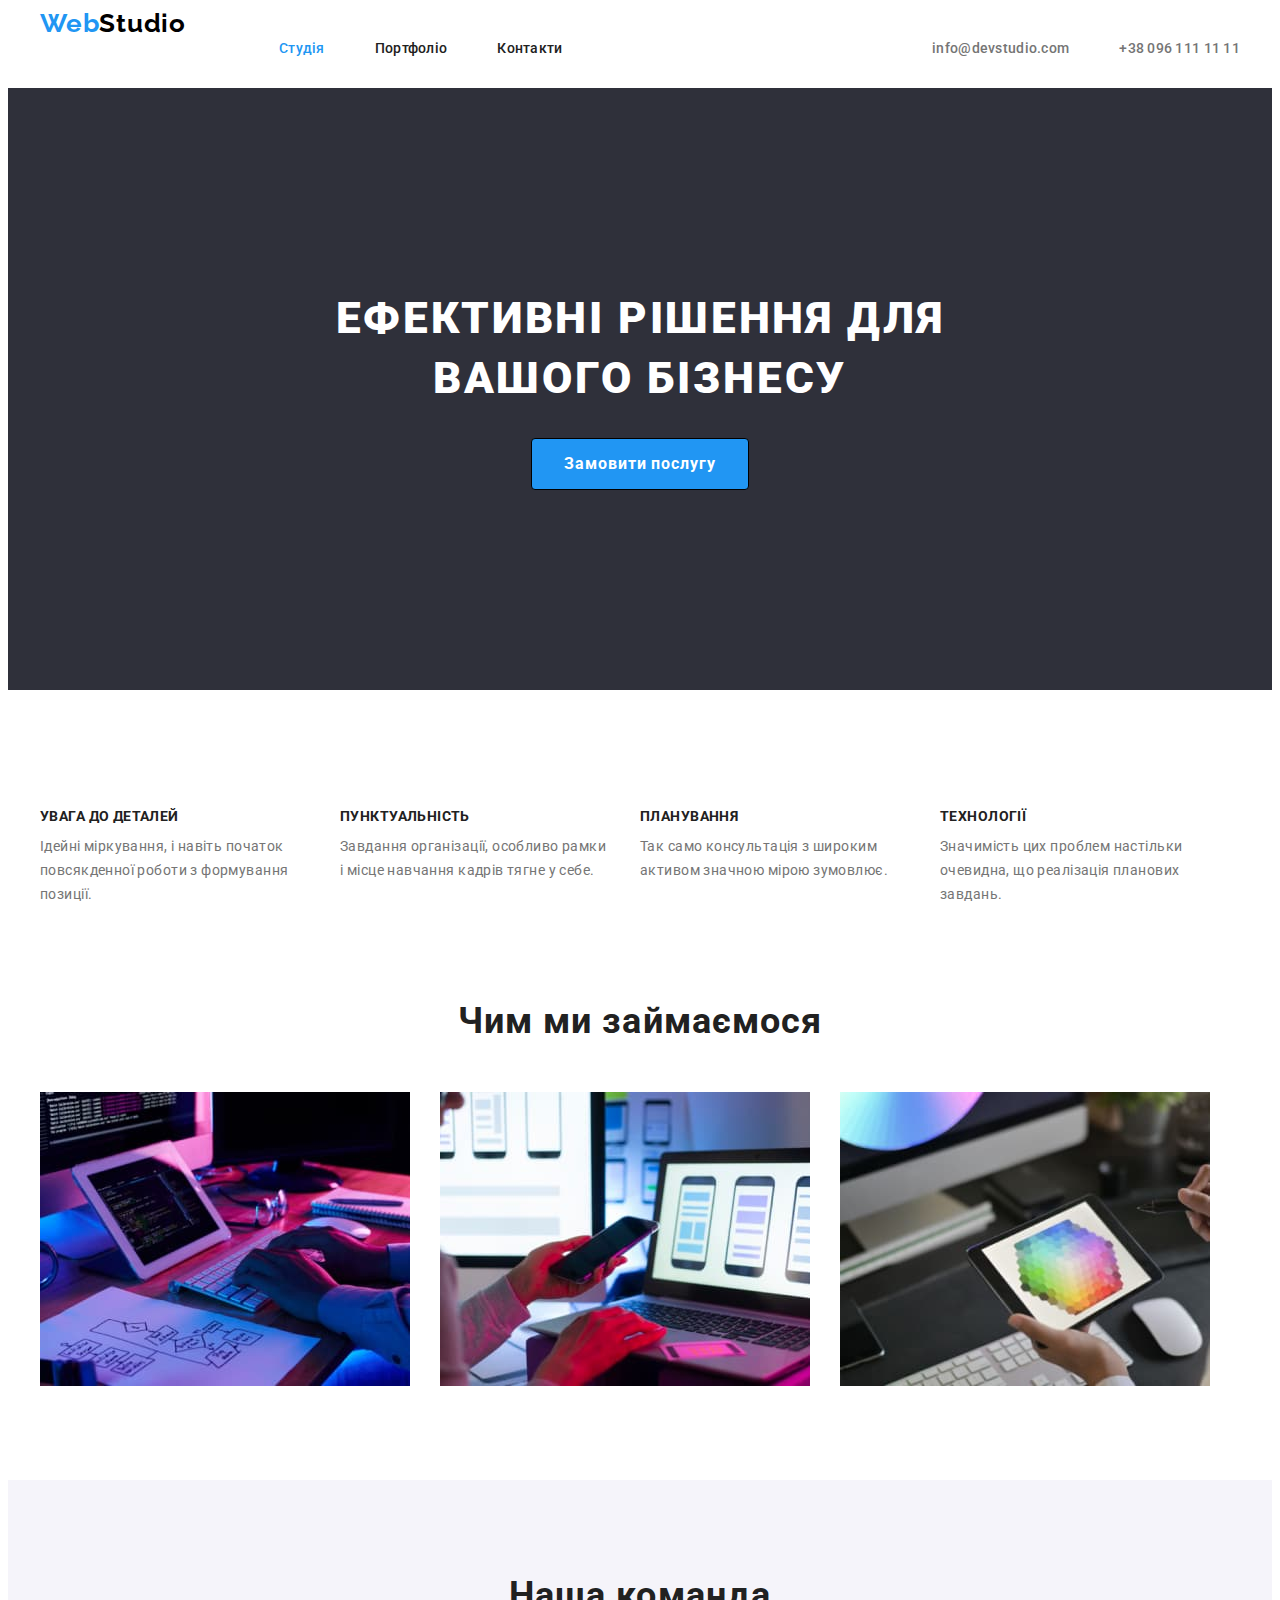
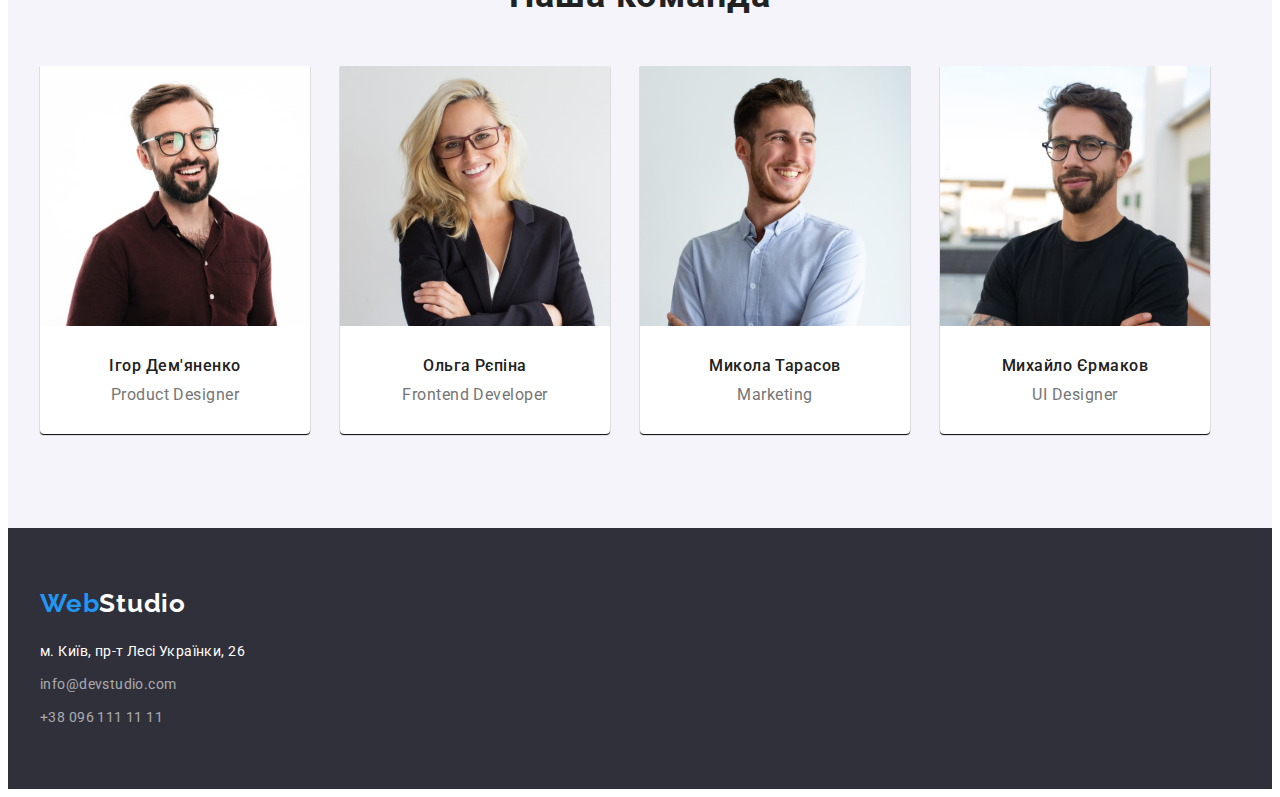
<file: index.html>
<!DOCTYPE html>
<html lang="uk">
  <head>
    <meta charset="UTF-8" />
    <meta http-equiv="X-UA-Compatible" content="IE=edge" />
    <meta name="viewport" content="width=device-width, initial-scale=1.0" />
    <title>WebStudio</title>
    <!-- modern-normalize -->
    <link
      rel="stylesheet"
      href="https://cdnjs.cloudflare.com/ajax/libs/modern-normalize/1.1.0/modern-normalize.min.css"
      integrity="sha512-wpPYUAdjBVSE4KJnH1VR1HeZfpl1ub8YT/NKx4PuQ5NmX2tKuGu6U/JRp5y+Y8XG2tV+wKQpNHVUX03MfMFn9Q=="
      crossorigin="anonymous"
      referrerpolicy="no-referrer"
    />
    <!-- fonts -->
    <link
      href="https://fonts.googleapis.com/css2?family=Raleway:wght@700&family=Roboto:wght@400;500;700;900&display=swap"
      rel="stylesheet"
    />
    <!-- styles css -->
    <link rel="stylesheet" href="./css/styles.css" />
  </head>
  <body>
    <header class="header">
      <div class="container header-container">
        <nav class="container-list">
          <a href="./index.html" class="logo header-link"
            >Web<span class="name">Studio</span></a
          >
          <ul class="header-list site-nav list">
            <li class="header-item nav-list">
              <a href="" class="link currentlink">Студія</a>
            </li>
            <li class="header-item nav-list">
              <a href="./portfolio.html" class="link">Портфоліо</a>
            </li>
            <li class="header-item nav-list">
              <a href="" class="link">Контакти</a>
            </li>
          </ul>
        </nav>
        <ul class="site-contact list">
          <li class="nav-list">
            <a href="mailto:info@devstudio.com" class="link"
              >info@devstudio.com</a
            >
          </li>
          <li class="nav-list">
            <a href="tel:380961111111" class="link">+38 096 111 11 11</a>
          </li>
        </ul>
      </div>
    </header>
    <main>
      <section class="hero section">
        <div class="container">
          <h1 class="hero-title">Ефективні рішення для вашого бізнесу</h1>
          <button type="button" class="hero-button">Замовити послугу</button>
        </div>
      </section>
      <section class="features-work section">
        <div class="container">
          <h2 class="hidden-header">Особистості</h2>
          <ul class="features-list list">
            <li class="feature-list-descr">
              <h3 class="feature-title">Увага до деталей</h3>
              <p class="list-examples">
                Ідейні міркування, і навіть початок повсякденної роботи з
                формування позиції.
              </p>
            </li>
            <li class="feature-list-descr">
              <h3 class="feature-title">Пунктуальність</h3>
              <p class="list-examples">
                Завдання організації, особливо рамки і місце навчання кадрів
                тягне у себе.
              </p>
            </li>
            <li class="feature-list-descr">
              <h3 class="feature-title">Планування</h3>
              <p class="list-examples">
                Так само консультація з широким активом значною мірою зумовлює.
              </p>
            </li>
            <li class="feature-list-descr">
              <h3 class="feature-title">Технології</h3>
              <p class="list-examples">
                Значимість цих проблем настільки очевидна, що реалізація
                планових завдань.
              </p>
            </li>
          </ul>
        </div>
      </section>
      <section class="section-work section">
        <div class="container">
          <h2 class="section-title">Чим ми займаємося</h2>
          <ul class="list">
            <li class="section-work-ex">
              <img
                src="./img/about-img-1.jpg"
                alt="Ком'ютерні рішення"
                width="370"
                height="294"
              />
            </li>
            <li class="section-work-ex">
              <img
                src="./img/about-img-2.jpg"
                alt="Мобільні рішення"
                width="370"
                height="294"
              />
            </li>
            <li class="section-work-ex">
              <img
                src="./img/about-img-3.jpg"
                alt="Дизайнерські рішення"
                width="370"
                height="294"
              />
            </li>
          </ul>
        </div>
      </section>
      <section class="team-section section">
        <div class="container">
          <h2 class="section-title">Наша команда</h2>
          <ul class="participants-list list">
            <li class="list">
              <img
                class="section-picture"
                src="./img/team-img-1.jpg"
                alt="Учасник команди"
                width="270"
                height="260"
              />
              <div class="team-wrapper">
                <h3 class="part-second-title">Ігор Дем'яненко</h3>
                <p lang="en" class="part-list-element">Product Designer</p>
              </div>
            </li>
            <li class="list">
              <img
                class="section-picture"
                src="./img/team-img-2.jpg"
                alt="Учасник команди"
                width="270"
                height="260"
              />
              <div class="team-wrapper">
                <h3 class="part-second-title">Ольга Рєпіна</h3>
                <p lang="en" class="part-list-element">Frontend Developer</p>
              </div>
            </li>
            <li class="list">
              <img
                class="section-picture"
                src="./img/team-img-3.jpg"
                alt="Учасник команди"
                width="270"
                height="260"
              />
              <div class="team-wrapper">
                <h3 class="part-second-title">Микола Тарасов</h3>
                <p lang="en" class="part-list-element">Marketing</p>
              </div>
            </li>
            <li class="list">
              <img
                class="section-picture"
                src="./img/team-img-4.jpg"
                alt="Учасник команди"
                width="270"
                height="260"
              />
              <div class="team-wrapper">
                <h3 class="part-second-title">Михайло Єрмаков</h3>
                <p lang="en" class="part-list-element">UI Designer</p>
              </div>
            </li>
          </ul>
        </div>
      </section>
    </main>
    <footer class="footer">
      <div class="container">
        <a href="./index.html" class="footer-logo logo"
          >Web<span class="second-name">Studio</span></a
        >
        <address>
          <ul class="site-contact-list list">
            <li class="link-location link-general">
              <a
                href="https://goo.gl/maps/aaZ5fvwbRXGfr1e5A"
                target="_blank"
                rel="noopener noreferrer nofollow"
                class="link-location"
                >м. Київ, пр-т Лесі Українки, 26</a
              >
            </li>
            <li class="link-contact link-general">
              <a href="mailto:info@devstudio.com" class="link-contact-list"
                >info@devstudio.com</a
              >
            </li>
            <li class="link-contact link-general">
              <a href="tel:380961111111" class="link-contact-list"
                >+38 096 111 11 11</a
              >
            </li>
          </ul>
        </address>
      </div>
    </footer>
  </body>
</html>
<!-- gjgj
 -->
</file>
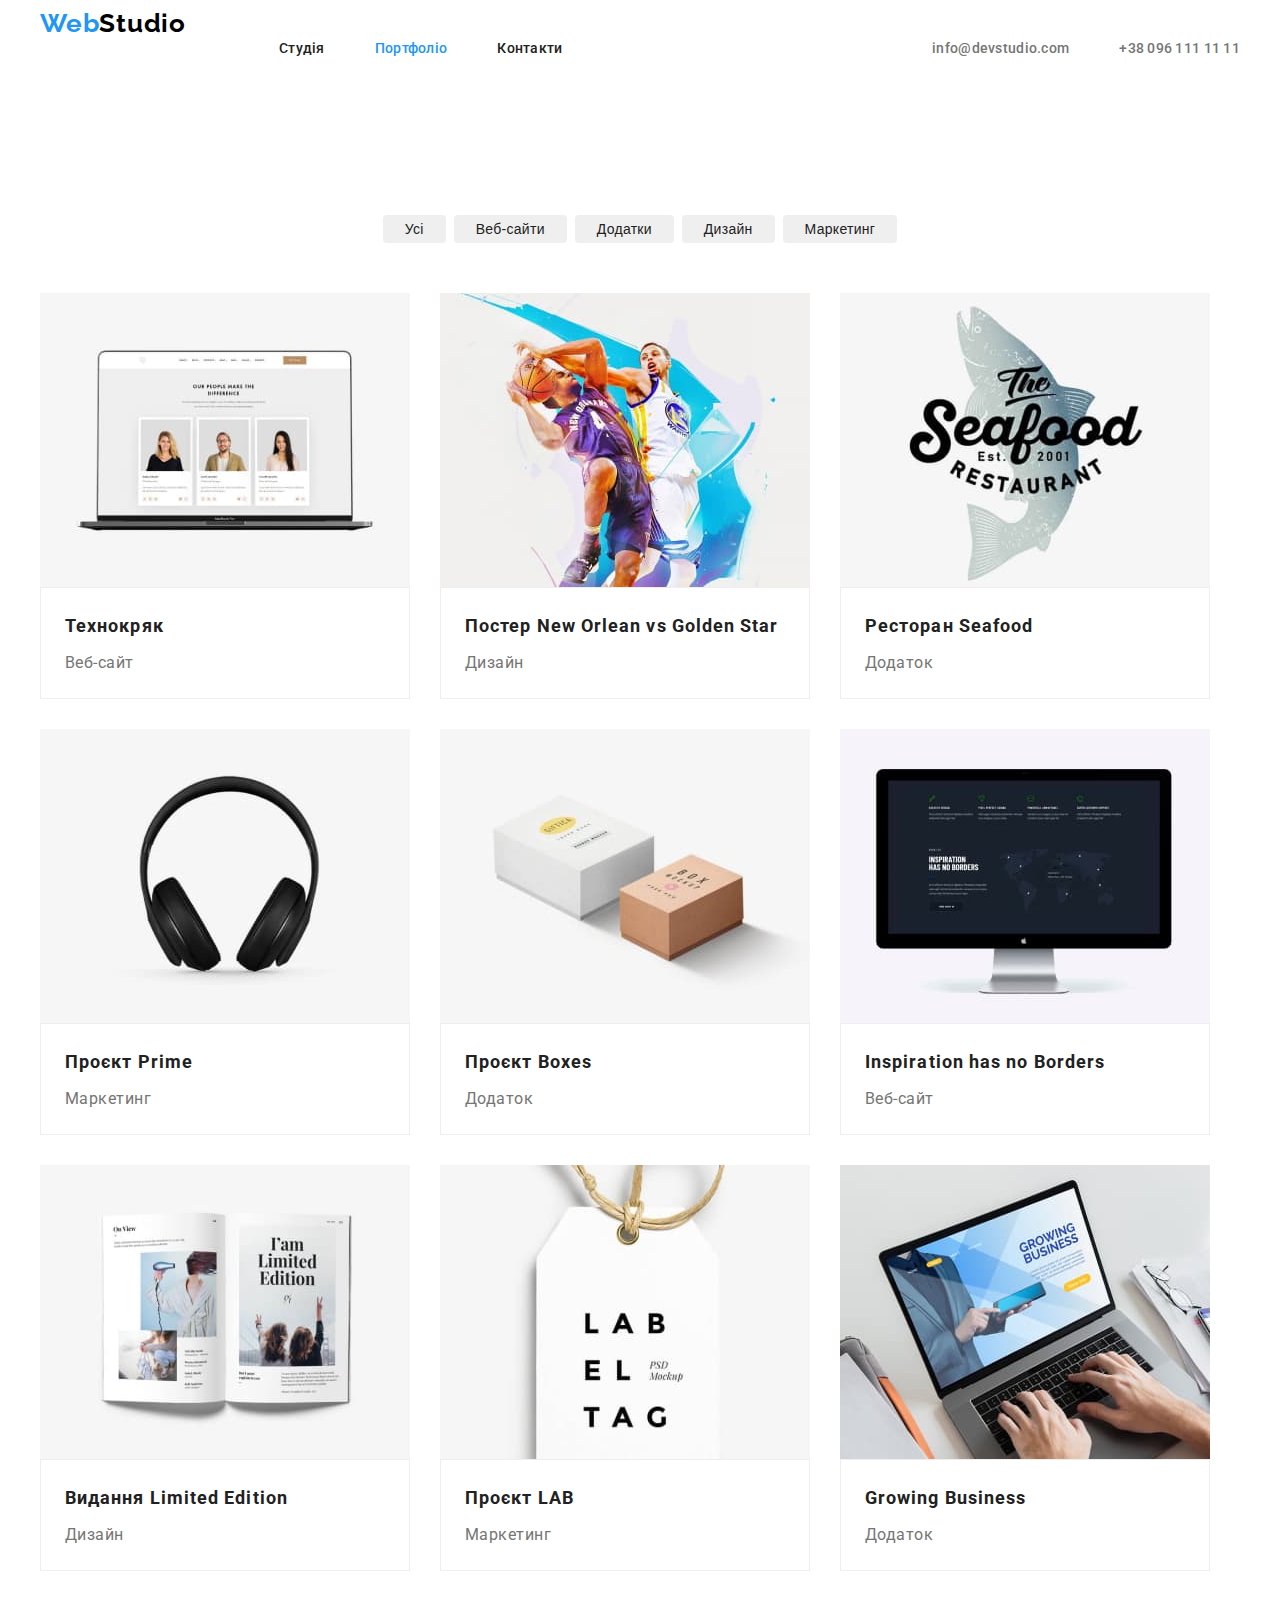
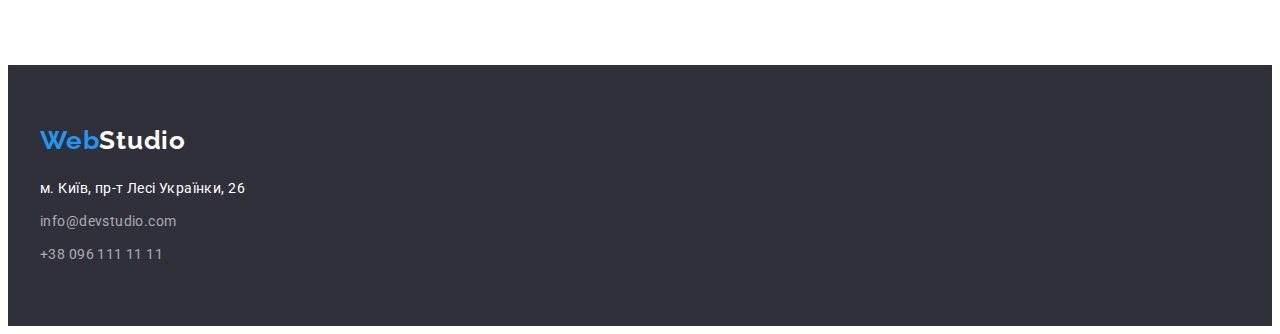
<file: portfolio.html>
<!DOCTYPE html>
<html lang="uk">
  <head>
    <meta charset="UTF-8" />
    <meta http-equiv="X-UA-Compatible" content="IE=edge" />
    <meta name="viewport" content="width=device-width, initial-scale=1.0" />
    <title>WebStudio</title>
    <!-- modern-normalize -->
    <link
      rel="stylesheet"
      href="https://cdnjs.cloudflare.com/ajax/libs/modern-normalize/1.1.0/modern-normalize.min.css"
      integrity="sha512-wpPYUAdjBVSE4KJnH1VR1HeZfpl1ub8YT/NKx4PuQ5NmX2tKuGu6U/JRp5y+Y8XG2tV+wKQpNHVUX03MfMFn9Q=="
      crossorigin="anonymous"
      referrerpolicy="no-referrer"
    />

    <!-- fonts -->
    <link
      href="https://fonts.googleapis.com/css2?family=Raleway:wght@700&family=Roboto:wght@400;500;700;900&display=swap"
      rel="stylesheet"
    />
    <!-- styles css -->
    <link rel="stylesheet" href="./css/styles.css" />
  </head>
  <body>
    <header class="header">
      <div class="container header-container">
        <nav class="container-list">
          <a href="./index.html" class="logo header-link"
            >Web<span class="name">Studio</span></a
          >
          <ul class="header-list site-nav list">
            <li class="header-item nav-list">
              <a href="" class="link">Студія</a>
            </li>
            <li class="header-item nav-list">
              <a href="./portfolio.html" class="link currentlink">Портфоліо</a>
            </li>
            <li class="header-item nav-list">
              <a href="" class="link">Контакти</a>
            </li>
          </ul>
        </nav>
        <ul class="site-contact list">
          <li class="nav-list">
            <a href="mailto:info@devstudio.com" class="link"
              >info@devstudio.com</a
            >
          </li>
          <li class="nav-list">
            <a href="tel:380961111111" class="link">+38 096 111 11 11</a>
          </li>
        </ul>
      </div>
    </header>
    <main class="portfolio-general">
      <!-- <h1>Портфоліо</h1> -->
      <section class="section">
        <div class="container">
          <h1 class="hidden-header">Портфоліо</h1>
          <ul class="portfolio-list list">
            <li class="portfolio-list-link">
              <button type="button" class="portfolio-list-button">Усі</button>
            </li>
            <li class="portfolio-list-link">
              <button type="button" class="portfolio-list-button">
                Веб-сайти
              </button>
            </li>
            <li class="portfolio-list-link">
              <button type="button" class="portfolio-list-button">
                Додатки
              </button>
            </li>
            <li class="portfolio-list-link">
              <button type="button" class="portfolio-list-button">
                Дизайн
              </button>
            </li>
            <li class="portfolio-list-link">
              <button type="button" class="portfolio-list-button">
                Маркетинг
              </button>
            </li>
          </ul>
          <ul class="portfolio-examples list">
            <li class="list">
              <a href="" class="portfolio-examples-link">
                <img
                  src="./img/portfolio-img-1.jpg"
                  alt="Портфоліо веб-сайту: Технокряк"
                  width="370"
                  height="294"
                />
                <div class="portfolio-wrapper">
                  <h2 class="portfolio-header">Технокряк</h2>
                  <p class="portfolio-descr">Веб-сайт</p>
                </div></a
              >
            </li>
            <li class="list">
              <a href="" class="portfolio-examples-link">
                <img
                  src="./img/portfolio-img-2.jpg"
                  alt="Портфоліо постеру"
                  width="370"
                  height="294"
                />
                <div class="portfolio-wrapper">
                  <h2 class="portfolio-header">
                    Постер New Orlean vs Golden Star
                  </h2>
                  <p class="portfolio-descr">Дизайн</p>
                </div></a
              >
            </li>
            <li class="list">
              <a href="" class="portfolio-examples-link">
                <img
                  src="./img/portfolio-img-3.jpg"
                  alt="Портфоліо рибного ресторану"
                  width="370"
                  height="294"
                />
                <div class="portfolio-wrapper">
                  <h2 class="portfolio-header">Ресторан Seafood</h2>
                  <p class="portfolio-descr">Додаток</p>
                </div></a
              >
            </li>
            <li class="list">
              <a href="" class="portfolio-examples-link">
                <img
                  src="./img/portfolio-img-4.jpg"
                  alt="Портфоліо проекту"
                  width="370"
                  height="294"
                />
                <div class="portfolio-wrapper">
                  <h2 class="portfolio-header">Проєкт Prime</h2>
                  <p class="portfolio-descr">Маркетинг</p>
                </div></a
              >
            </li>
            <li class="list">
              <a href="" class="portfolio-examples-link">
                <img
                  src="./img/portfolio-img-5.jpg"
                  alt="Портфоліо додатку"
                  width="370"
                  height="294"
                />
                <div class="portfolio-wrapper">
                  <h2 class="portfolio-header">Проєкт Boxes</h2>
                  <p class="portfolio-descr">Додаток</p>
                </div></a
              >
            </li>
            <li class="list">
              <a href="" class="portfolio-examples-link">
                <img
                  src="./img/portfolio-img-6.jpg"
                  alt="Портфоліо веб-сайту: Натхнення не має кордонів"
                  width="370"
                  height="294"
                />
                <div class="portfolio-wrapper">
                  <h2 class="portfolio-header">Inspiration has no Borders</h2>
                  <p class="portfolio-descr">Веб-сайт</p>
                </div></a
              >
            </li>
            <li class="list">
              <a href="" class="portfolio-examples-link">
                <img
                  src="./img/portfolio-img-7.jpg"
                  alt="Портфоліо дизайну видання"
                  width="370"
                  height="294"
                />
                <div class="portfolio-wrapper">
                  <h2 class="portfolio-header">Видання Limited Edition</h2>
                  <p class="portfolio-descr">Дизайн</p>
                </div></a
              >
            </li>
            <li class="list">
              <a href="" class="portfolio-examples-link">
                <img
                  src="./img/portfolio-img-8.jpg"
                  alt="Портфоліо маркетингового проекту"
                  width="370"
                  height="294"
                />
                <div class="portfolio-wrapper">
                  <h2 class="portfolio-header">Проєкт LAB</h2>
                  <p class="portfolio-descr">Маркетинг</p>
                </div></a
              >
            </li>
            <li class="list">
              <a href="" class="portfolio-examples-link">
                <img
                  src="./img/portfolio-img-9.jpg"
                  alt="Портфоліо бізнес-додатку"
                  width="370"
                  height="294"
                />
                <div class="portfolio-wrapper">
                  <h2 class="portfolio-header">Growing Business</h2>
                  <p class="portfolio-descr">Додаток</p>
                </div></a
              >
            </li>
          </ul>
        </div>
      </section>
    </main>

    <footer class="footer">
      <div class="container">
        <a href="./index.html" class="footer-logo logo"
          >Web<span class="second-name">Studio</span></a
        >
        <address>
          <ul class="site-contact-list list">
            <li class="link-location link-general">
              <a
                href="https://goo.gl/maps/aaZ5fvwbRXGfr1e5A"
                target="_blank"
                rel="noopener noreferrer nofollow"
                class="link-location"
                >м. Київ, пр-т Лесі Українки, 26</a
              >
            </li>
            <li class="link-contact link-general">
              <a href="mailto:info@devstudio.com" class="link-contact-list"
                >info@devstudio.com</a
              >
            </li>
            <li class="link-contact link-general">
              <a href="tel:380961111111" class="link-contact-list"
                >+38 096 111 11 11</a
              >
            </li>
          </ul>
        </address>
      </div>
    </footer>
  </body>
</html>

<!-- fjfj -->
</file>
<file: css/styles.css>
/* палітра 
колір основного тексту #212121 
вторинний колір #757575 
заголовок H1 #FFFFFF 
Логотип - #000000 #2196F3 
колір кнопки - #FFFFFF , 
background: #2196F3 
колір навігації header  #757575
колір навігації footer rgba(255, 255, 255, 0.6) 
навігація адреси #FFFFFF 

*/
:root {
  --primary-text-color: #212121;
  --secondary-text-color: #757575;
  --additional-color: #ffffff;
  --accent-color: #2196f3;
}
head {
  background-color: var(--additional-color);
}
/* reset */
h1,
h2,
h3,
h4,
h5,
h6,
p {
  margin: 0;
}
.list {
  list-style: none;
  margin: 0;
  padding: 0;
}
img {
  display: block;
}
/* reset */

/* падінги для секцій */
/* .section {
  padding-top: 94px;
  padding-bottom: 94px;
} */
/* .hero-section {
  padding-top: 200px;
  padding-bottom: 200px;
}
.second-section {
  padding-top: 94px;
  padding-bottom: 94px;
} */
.section {
  padding-top: 94px;
  padding-bottom: 94px;
}
.container {
  width: 1200px;
  padding-left: 15px;
  padding-right: 15px;
  margin: 0 auto;
}
/* outline: 2px solid red;
  outline-offset: -2px; */

/* оформлення флекс для header */
/* .container-list {
  display: flex;
  flex-wrap: wrap;
}
.logo-main {
  margin-right: 93px;
}

.site-nav .nav-list {
  margin-right: 50px;
}
.site-contact .nav-list {
  margin-right: 50px;
}
.site-nav {
  display: flex;
  flex-wrap: wrap;
}
.site-contact {
  display: flex;
  flex-wrap: wrap;
} */

/* оформлення флекс для header */
.header {
  border: 1px #ececec;
}
body {
  font-family: 'Roboto', sans-serif;
  font-size: 14px;
  background-color: var(--additional-color);
  color: var(--primary-text-color);
}
/* header */

.header-container {
  display: flex;
  align-items: center;
}
.container-list {
  display: flex;
}
.header-link {
  margin-right: 93px;
}
.header-list {
  display: flex;
  align-items: center;
  gap: 50px;
}
.site-contact {
  display: flex;
  align-items: center;
  gap: 50px;
}
.site-contact {
  margin-left: auto;
}
.logo {
  text-decoration: none;
}
.logo {
  display: block;
  color: var(--accent-color);
  font-family: 'Raleway', sans-serif;

  font-style: normal;
  font-weight: 700;
  font-size: 26px;
  line-height: calc(31 / 26);
  letter-spacing: 0.03em;
}
.name {
  color: #000000;
}
.logo:hover,
.logo:focus {
  color: #000000;
}
.second-name {
  color: var(--additional-color);
}
/* .site-nav {
  list-style: none;
} */
.site-nav .link {
  text-decoration: none;
}

.site-nav .link {
  display: block;
  padding-top: 32px;
  padding-bottom: 32px;
  color: var(--primary-text-color);
  font-weight: 500;
  line-height: calc(16 / 14);
  letter-spacing: 0.02em;
}
.site-nav .link:hover,
.site-nav .link:focus {
  color: var(--accent-color);
}

.site-contact {
  list-style: none;
}
.site-contact .link {
  text-decoration: none;
}
.site-contact .link {
  display: block;
  padding-top: 32px;
  padding-bottom: 32px;
  color: var(--secondary-text-color);
  font-weight: 500;
  line-height: calc(16 / 14);
  letter-spacing: 0.02em;
}
.site-contact .link:hover,
.site-contact .link:focus {
  color: var(--accent-color);
}

.hero {
  background-color: #2f303a;
  padding: 200px 0px;
}

.hero-title {
  width: 696px;
  margin-left: auto;
  margin-right: auto;
  margin-bottom: 30px;
  color: var(--additional-color);
  font-weight: 900;
  font-size: 44px;
  line-height: calc(60 / 44);
  text-align: center;
  letter-spacing: 0.06em;
  text-transform: uppercase;
}
.hero-button {
  margin: auto;
  display: block;
  min-width: 216px;
  min-height: 50px;
  padding: 10px 32px;
  color: var(--additional-color);
  background-color: var(--accent-color);
  font-family: 'Roboto';
  font-weight: 700;
  font-size: 16px;
  line-height: calc(30 / 16);
  align-items: center;
  text-align: center;
  letter-spacing: 0.06em;
  border: 1px solid #000000;
  border-radius: 4px;
}
.hero-button:hover,
.hero-button:focus {
  color: var(--additional-color);
  background-color: var(--accent-color);
}
/* hidden header */
.hidden-header {
  visibility: hidden;
}
/* hidden header */
.features-list {
  list-style: none;
}
/* feature list оформлення флекс */
.features-work .features-list {
  display: flex;
  flex-wrap: wrap;
}
.features-list .feature-list-descr {
  margin-right: 30px;
}
.features-list .feature-list-descr:last-child {
  margin-right: 0px;
}

/* feature list оформлення флекс */
.hidden-header {
  visibility: hidden;
}

.features-list .feature-title {
  margin-bottom: 10px;
  font-size: 14px;
  line-height: calc(16 / 14);
  letter-spacing: 0.03em;
  text-transform: uppercase;
}
.features-list .list-examples {
  width: 270px;
  color: var(--secondary-text-color);
  line-height: calc(24 / 14);
  letter-spacing: 0.03em;
}

.section-work .section-work-ex {
  list-style: none;
}
.team-section {
  background-color: #f5f4fa;
}

.team-section .list {
  list-style: none;
}
.section-title {
  margin-bottom: 50px;
  font-size: 36px;
  line-height: calc(42 / 36);
  text-align: center;
  letter-spacing: 0.03em;
}

/* section work оформлення flex */
.section-work {
  padding-top: 0px;
}
.section-work .list {
  display: flex;
  flex-wrap: wrap;
}
.list .section-work-ex {
  margin-right: 30px;
}
.list .section-work-ex:last-child {
  margin-right: 0px;
}
/* section work оформлення flex */
.team-wrapper {
  padding-top: 30px;
  padding-bottom: 30px;
}
.list .part-second-title {
  margin-bottom: 10px;
  font-weight: 500;
  font-size: 16px;
  line-height: calc(19 / 16);
  text-align: center;
  letter-spacing: 0.03em;
}
.participants-list .list {
  background-color: #ffffff;
  border-radius: 0px 0px 4px 4px;
  box-shadow: 0px 1px 1px #000000;
}
.list .part-list-element {
  font-size: 16px;
  line-height: calc(19 / 16);
  text-align: center;
  letter-spacing: 0.03em;
  color: var(--secondary-text-color);
}
/* оформлення флекс для секції наша команда */
.participants-list {
  display: flex;
  flex-wrap: wrap;
}
.participants-list .list {
  margin-right: 30px;
}
.participants-list .list:last-child {
  margin-right: 0px;
}

/* оформлення флекс для секції наша команда */

footer {
  background-color: #2f303a;
  padding-top: 60px;
  padding-bottom: 60px;
}
address {
  font-style: normal;
}
/* margin logo? */
/* .logo-name {
  margin-bottom: 20px;
} */

/* оформлення флекс для footer */

.footer-logo {
  margin-bottom: 20px;
}
/* footer flex */

.site-contact-list .link-location {
  list-style: none;
  text-decoration: none;
}
.site-contact-list .link-contact {
  list-style: none;
  text-decoration: none;
}

.site-contact-list .link-general {
  margin-bottom: 9px;
}
.site-contact-list .link-general:last-child {
  margin-bottom: 0px;
}
.site-contact-list .link-location {
  line-height: calc(24 / 14);
  letter-spacing: 0.03em;
  color: var(--additional-color);
}
.site-contact-list .link-location:hover,
.site-contact-list .link-location:focus {
  color: var(--accent-color);
}
.site-contact-list .link-contact-list:hover,
.site-contact-list .link-contact-list:focus {
  color: var(--accent-color);
}
.site-contact-list .link-contact-list {
  text-decoration: none;
  list-style: none;
}
.site-contact-list .link-contact-list {
  line-height: calc(24 / 14);
  letter-spacing: 0.03em;
  color: rgba(255, 255, 255, 0.6);
}

/* css для сторінки Портфоліо */
/*  пробую початок */

/* .portfolio-list-link:nth-child(3n) {
  margin-right: 8px;
}
.portfolio-list-link:nth-last-child(-n + 3) {
  margin-bottom: 30px;
} */

/* оформлення сітки з картинок */
.portfolio-examples {
  display: flex;
  flex-wrap: wrap;
  gap: 30px;
}
/* запитать чому там відступ */
/* .portfolio-list-button {
  margin-bottom: 50px;
} */

.site-nav .currentlink {
  color: var(--accent-color);
}
.portfolio-list .portfolio-list-link {
  list-style: none;
}

/* оформлення флекс для списку кнопок */
.portfolio-list {
  display: flex;
  justify-content: center;
  margin-bottom: 50px;
  gap: 8px;
}

.portfolio-list-link:last-child {
  margin-right: 0px;
}

/* оформлення флекс для списку кнопок */
.portfolio-list .portfolio-list-button {
  font-weight: 500;
  font-size: 14px;
  line-height: calc(16 / 14);
  letter-spacing: 0.02em;
  cursor: pointer;
  color: var(--primary-text-color);
  border: none;
  padding: 6px 22px;
  border-radius: 4px;
}
.portfolio-list .portfolio-list-button:hover,
.portfolio-list .portfolio-list-button:focus {
  color: var(--additional-color);
  background-color: var(--accent-color);
}

.portfolio-examples .list {
  list-style: none;
}
.portfolio-examples-link {
  text-decoration: none;
}
.portfolio-wrapper {
  padding: 20px 24px;
  border: 1px solid #eeeeee;
}
.portfolio-examples .portfolio-header {
  margin-bottom: 4px;
  font-size: 18px;
  line-height: calc(36 / 18);
  letter-spacing: 0.06em;
  color: var(--primary-text-color);
}
.portfolio-examples .portfolio-descr {
  font-size: 16px;
  line-height: calc(30 / 16);
  letter-spacing: 0.03em;
  color: var(--secondary-text-color);
}

/* ghhhfjfd
 */
</file>
